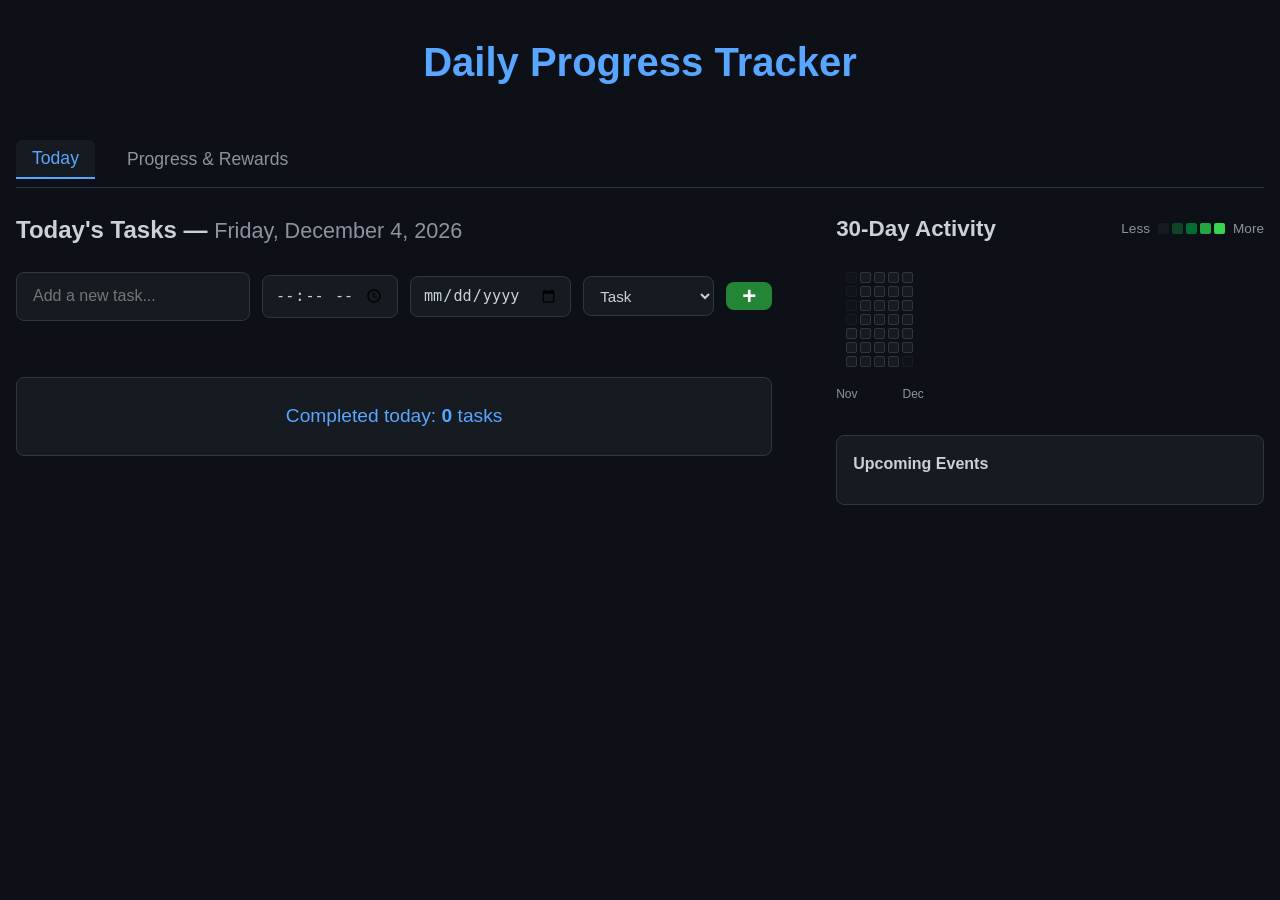
<file: index.html>
<!DOCTYPE html>
<html lang="en">
  <head>
    <meta charset="UTF-8" />
    <meta name="viewport" content="width=device-width, initial-scale=1.0" />
    <title>Daily Progress Tracker</title>

    <!-- PWA: Make it installable and look like a real app -->
    <meta name="theme-color" content="#58a6ff" />
    <meta name="apple-mobile-web-app-capable" content="yes" />
    <meta
      name="apple-mobile-web-app-status-bar-style"
      content="black-translucent"
    />
    <meta name="apple-mobile-web-app-title" content="Progress" />

    <!-- Icons (you only need these 3 files) -->
    <link rel="icon" href="icon-192.png" />
    <link rel="apple-touch-icon" href="icon-192.png" />

    <!-- PWA Manifest (tells phones how to install your app) -->
    <link rel="manifest" href="manifest.json" />

    <!-- Your stylesheet -->
    <link rel="stylesheet" href="style.css" />
  </head>
  <body>
    <div class="container">
      <header class="header">
        <h1>Daily Progress Tracker</h1>
      </header>

      <!-- Tab Navigation -->
      <nav class="tab-nav">
        <button class="tab-btn active" data-tab="today">Today</button>
        <button class="tab-btn" data-tab="gamification">
          Progress & Rewards
        </button>
      </nav>

      <!-- Tab Content -->
      <div class="tab-content">
        <!-- TAB 1: Today (Original Clean View) -->
        <section id="today" class="tab-pane active">
          <div class="main-grid">
            <section class="tasks-section">
              <h2>Today's Tasks — <span class="today-date"></span></h2>

              <div class="input-container">
                <input
                  type="text"
                  id="newTodo"
                  placeholder="Add a new task..."
                  autocomplete="off"
                />
                <input type="time" id="taskTime" />
                <input type="date" id="taskDate" />
                <select id="taskType">
                  <option value="task">Task</option>
                  <option value="event">Timed Event</option>
                </select>
                <button id="addBtn" aria-label="Add task">+</button>
              </div>

              <ul id="todoList" class="todo-list"></ul>

              <div class="summary">
                Completed today: <strong id="completedCount">0</strong> tasks
              </div>
            </section>

            <aside class="heatmap-section">
              <div class="heatmap-header">
                <h2>30-Day Activity</h2>
                <span class="legend">
                  <span>Less</span>
                  <div class="legend-colors">
                    <div class="block level-0"></div>
                    <div class="block level-1"></div>
                    <div class="block level-2"></div>
                    <div class="block level-3"></div>
                    <div class="block level-4"></div>
                  </div>
                  <span>More</span>
                </span>
              </div>
              <div class="heatmap-container">
                <div class="heatmap-wrapper">
                  <div id="heatmap" class="heatmap"></div>
                  <div class="month-labels" id="monthLabels"></div>
                </div>
              </div>
              <div id="futureTasks" class="future-tasks-section">
                <h3>Upcoming Events</h3>
                <div id="futureList" class="future-list"></div>
              </div>
            </aside>
          </div>
        </section>

        <!-- TAB 2: Gamification (Optional Fun Mode) -->
        <section id="gamification" class="tab-pane">
          <div class="gamification-full">
            <div class="level-overview">
              <h2>Level <strong id="currentLevel">1</strong></h2>
              <div class="xp-bar">
                <div class="xp-fill" id="xpProgress"></div>
                <span id="xpDisplay">0 / 100 XP</span>
              </div>
            </div>

            <div class="streak-display">
              Current Streak: <strong id="streakCount">0</strong> days
            </div>

            <div class="achievements-grid">
              <div class="card">
                <h3>Earned Badges</h3>
                <div id="badgesList" class="badges-grid"></div>
              </div>

              <div class="card">
                <h3>Active Challenges</h3>
                <div id="activeChallenges"></div>
              </div>

              <div class="card">
                <h3>Statistics</h3>
                <div class="stats">
                  <div>
                    Total Tasks Completed: <strong id="totalTasks">0</strong>
                  </div>
                  <div>Total XP Earned: <strong id="totalXP">0</strong></div>
                  <div>Longest Streak: <strong id="bestStreak">0</strong></div>
                </div>
              </div>
            </div>
          </div>
        </section>
      </div>
    </div>

    <script src="logic.js"></script>
  </body>
</html>
</file>
<file: style.css>
*,
*::before,
*::after {
  box-sizing: border-box;
}
body {
  margin: 0;
  font-family: -apple-system, BlinkMacSystemFont, "Segoe UI", Roboto, Helvetica,
    Arial, sans-serif;
  background: #0d1117;
  color: #c9d1d9;
  line-height: 1.5;
  min-height: 100vh;
}
.container {
  max-width: 1400px;
  margin: 0 auto;
  padding: 2rem 1rem;
}
.header {
  text-align: center;
  margin-bottom: 3rem;
}
h1 {
  font-size: 2.5rem;
  font-weight: 600;
  color: #58a6ff;
  margin: 0;
}
.main-grid {
  display: grid;
  grid-template-columns: 1fr;
  gap: 3rem;
}
@media (min-width: 860px) {
  .main-grid {
    grid-template-columns: 1fr 1fr;
    gap: 4rem;
    align-items: start;
  }
}
.tasks-section h2 {
  margin: 0 0 1.5rem;
  color: #c9d1d9;
  font-size: 1.5rem;
}
.today-date {
  font-weight: normal;
  color: #8b949e;
  font-size: 0.9em;
}
.input-container {
  display: flex;
  gap: 0.75rem;
  margin-bottom: 1.5rem;
  align-items: center;
}
#newTodo {
  flex: 1;
  padding: 0.9rem 1rem;
  font-size: 1rem;
  background: #161b22;
  border: 1px solid #30363d;
  border-radius: 8px;
  color: #c9d1d9;
}
#taskTime,
#taskDate,
#taskType {
  padding: 0.6rem 0.75rem;
  background: #161b22;
  border: 1px solid #30363d;
  border-radius: 8px;
  color: #c9d1d9;
  font-size: 0.95rem;
}
#addBtn {
  padding: 0 1rem;
  background: #238636;
  color: white;
  border: none;
  border-radius: 8px;
  font-size: 1.5rem;
  font-weight: bold;
  cursor: pointer;
  transition: background 0.2s;
}
#addBtn:hover {
  background: #2ea043;
}
.todo-list {
  list-style: none;
  padding: 0;
  margin: 0 0 2rem;
  display: grid;
  gap: 0.75rem;
}
.todo-item {
  display: flex;
  align-items: center;
  gap: 1rem;
  padding: 1rem;
  background: #161b22;
  border: 1px solid #30363d;
  border-radius: 8px;
  transition: all 0.2s;
}
.todo-item:hover {
  border-color: #58a6ff;
}
.todo-item input[type="checkbox"] {
  width: 1.4rem;
  height: 1.4rem;
  accent-color: #238636;
  cursor: pointer;
  flex-shrink: 0;
}
.todo-text {
  flex: 1;
  font-size: 1rem;
  cursor: pointer;
  word-break: break-word;
}
.todo-time {
  font-size: 0.9rem;
  color: #8b949e;
  margin-right: 0.5rem;
  white-space: nowrap;
}
.completed .todo-text {
  text-decoration: line-through;
  color: #8b949e;
}
.delete-btn {
  background: none;
  border: none;
  color: #da3633;
  font-size: 1.5rem;
  cursor: pointer;
  padding: 0.25rem;
  border-radius: 4px;
  width: 2rem;
  height: 2rem;
  display: flex;
  align-items: center;
  justify-content: center;
  flex-shrink: 0;
}
.delete-btn:hover {
  background: rgba(218, 54, 51, 0.1);
  color: #f85149;
}
.summary {
  font-size: 1.2rem;
  color: #58a6ff;
  text-align: center;
  padding: 1.5rem;
  background: #161b22;
  border-radius: 8px;
  border: 1px solid #30363d;
}
.heatmap-section {
  height: fit-content;
}
.heatmap-header {
  display: flex;
  justify-content: space-between;
  align-items: center;
  margin-bottom: 1rem;
  flex-wrap: wrap;
  gap: 1rem;
}
.heatmap-header h2 {
  margin: 0;
  font-size: 1.4rem;
}
.legend {
  display: flex;
  align-items: center;
  gap: 0.5rem;
  font-size: 0.85rem;
  color: #8b949e;
}
.legend-colors {
  display: flex;
  gap: 3px;
}
.block {
  width: 11px;
  height: 11px;
  border-radius: 2px;
}
.level-0 {
  background: #161b22;
}
.level-1 {
  background: #0e4429;
}
.level-2 {
  background: #006d32;
}
.level-3 {
  background: #26a641;
}
.level-4 {
  background: #39d353;
}
.heatmap-container {
  overflow-x: auto;
  overflow-y: hidden;
  padding-bottom: 0.5rem;
}
.heatmap-wrapper {
  min-width: fit-content;
}
.heatmap {
  padding: 10px;
  display: flex;
  gap: 3px;
}
.heatmap-column {
  display: flex;
  flex-direction: column;
  gap: 3px;
}
.heatmap .block {
  cursor: pointer;
  transition: all 0.2s;
  border: 1px solid #30363d;
}
.heatmap .block:hover {
  transform: scale(1.4);
  z-index: 10;
  box-shadow: 0 0 0 2px #58a6ff;
}
.month-labels {
  display: flex;
  gap: 3px;
  margin-top: 8px;
  font-size: 0.75rem;
  color: #8b949e;
  min-width: fit-content;
}
.month-label {
  min-width: 11px;
  text-align: left;
}
.future-tasks-section {
  margin-top: 1.5rem;
  padding: 1rem;
  background: #161b22;
  border: 1px solid #30363d;
  border-radius: 8px;
}
.future-tasks-section h3 {
  margin: 0 0 0.75rem;
  color: #c9d1d9;
  font-size: 1rem;
}
.future-list {
  display: grid;
  gap: 0.5rem;
  max-height: 220px;
  overflow-y: auto;
  padding-right: 6px;
}
.future-task-item {
  display: flex;
  justify-content: space-between;
  gap: 0.75rem;
  padding: 0.6rem;
  background: #0f1418;
  border: 1px solid #22272b;
  border-radius: 6px;
  align-items: center;
}
.future-task-meta {
  color: #8b949e;
  font-size: 0.9rem;
  white-space: nowrap;
  margin-right: 0.5rem;
}
.future-task-text {
  flex: 1;
  overflow: hidden;
  text-overflow: ellipsis;
  white-space: nowrap;
}
@media (max-width: 860px) {
  .container {
    padding: 1.5rem 1rem;
  }
  h1 {
    font-size: 2rem;
  }
  .tasks-section h2 {
    font-size: 1.3rem;
  }
  .today-date {
    display: block;
    margin-top: 0.5rem;
  }
  .input-container {
    flex-wrap: wrap;
  }
}
@media (max-width: 600px) {
  .container {
    padding: 1rem;
  }
  h1 {
    font-size: 1.75rem;
  }
  .input-container {
    flex-direction: column;
  }
  #addBtn {
    padding: 0.9rem;
  }
  .todo-text {
    font-size: 0.95rem;
  }
  .summary {
    font-size: 1.1rem;
  }
}
/* ============================= TAB SYSTEM ============================= */
.tab-nav {
  display: flex;
  gap: 1rem;
  margin: 2rem 0 1.5rem;
  border-bottom: 1px solid #30363d;
  padding-bottom: 0.5rem;
  flex-wrap: wrap;
}

.tab-btn {
  background: none;
  border: none;
  color: #8b949e;
  font-size: 1.1rem;
  font-weight: 500;
  padding: 0.5rem 1rem;
  cursor: pointer;
  border-radius: 6px 6px 0 0;
  transition: all 0.2s;
}

.tab-btn:hover {
  color: #c9d1d9;
}

.tab-btn.active {
  color: #58a6ff;
  background: #161b22;
  border-bottom: 2px solid #58a6ff;
}

.tab-content {
  min-height: 70vh;
}

.tab-pane {
  display: none;
}

.tab-pane.active {
  display: block;
  animation: fadeIn 0.4s ease;
}

@keyframes fadeIn {
  from {
    opacity: 0;
    transform: translateY(10px);
  }
  to {
    opacity: 1;
    transform: translateY(0);
  }
}

/* ============================= GAMIFICATION TAB ============================= */
.gamification-full {
  max-width: 1000px;
  margin: 0 auto;
}

.level-overview {
  text-align: center;
  margin-bottom: 2rem;
  padding: 2rem;
  background: linear-gradient(135deg, #1f6feb, #58a6ff);
  border-radius: 16px;
  color: white;
}

.level-overview h2 {
  font-size: 3rem;
  margin: 0 0 1rem;
  font-weight: 700;
}

.xp-bar {
  height: 20px;
  background: rgba(0, 0, 0, 0.3);
  border-radius: 10px;
  overflow: hidden;
  position: relative;
  margin: 1rem 0;
}

.xp-fill {
  height: 100%;
  background: #ffa657;
  width: 0%;
  transition: width 0.8s ease;
  border-radius: 10px;
}

.xp-bar span {
  position: absolute;
  top: 50%;
  left: 50%;
  transform: translate(-50%, -50%);
  font-weight: bold;
  font-size: 0.9rem;
}

.streak-display {
  text-align: center;
  font-size: 1.8rem;
  color: #ffa657;
  margin: 2rem 0;
  font-weight: 600;
}

.achievements-grid {
  display: grid;
  grid-template-columns: repeat(auto-fit, minmax(280px, 1fr));
  gap: 1.5rem;
  margin-top: 1rem;
}

.card {
  background: #161b22;
  padding: 1.5rem;
  border-radius: 12px;
  border: 1px solid #30363d;
}

.card h3 {
  margin-top: 0;
  color: #58a6ff;
  border-bottom: 1px solid #30363d;
  padding-bottom: 0.5rem;
}

.badges-grid {
  display: flex;
  flex-wrap: wrap;
  gap: 1rem;
  font-size: 2.5rem;
  margin-top: 1rem;
  justify-content: center;
}

.stats {
  display: grid;
  gap: 0.8rem;
  font-size: 1.05rem;
}

.stats strong {
  color: #58a6ff;
}

/* Mobile adjustments */
@media (max-width: 600px) {
  .tab-btn {
    flex: 1;
    font-size: 1rem;
  }
  .level-overview h2 {
    font-size: 2.2rem;
  }
}
</file>
